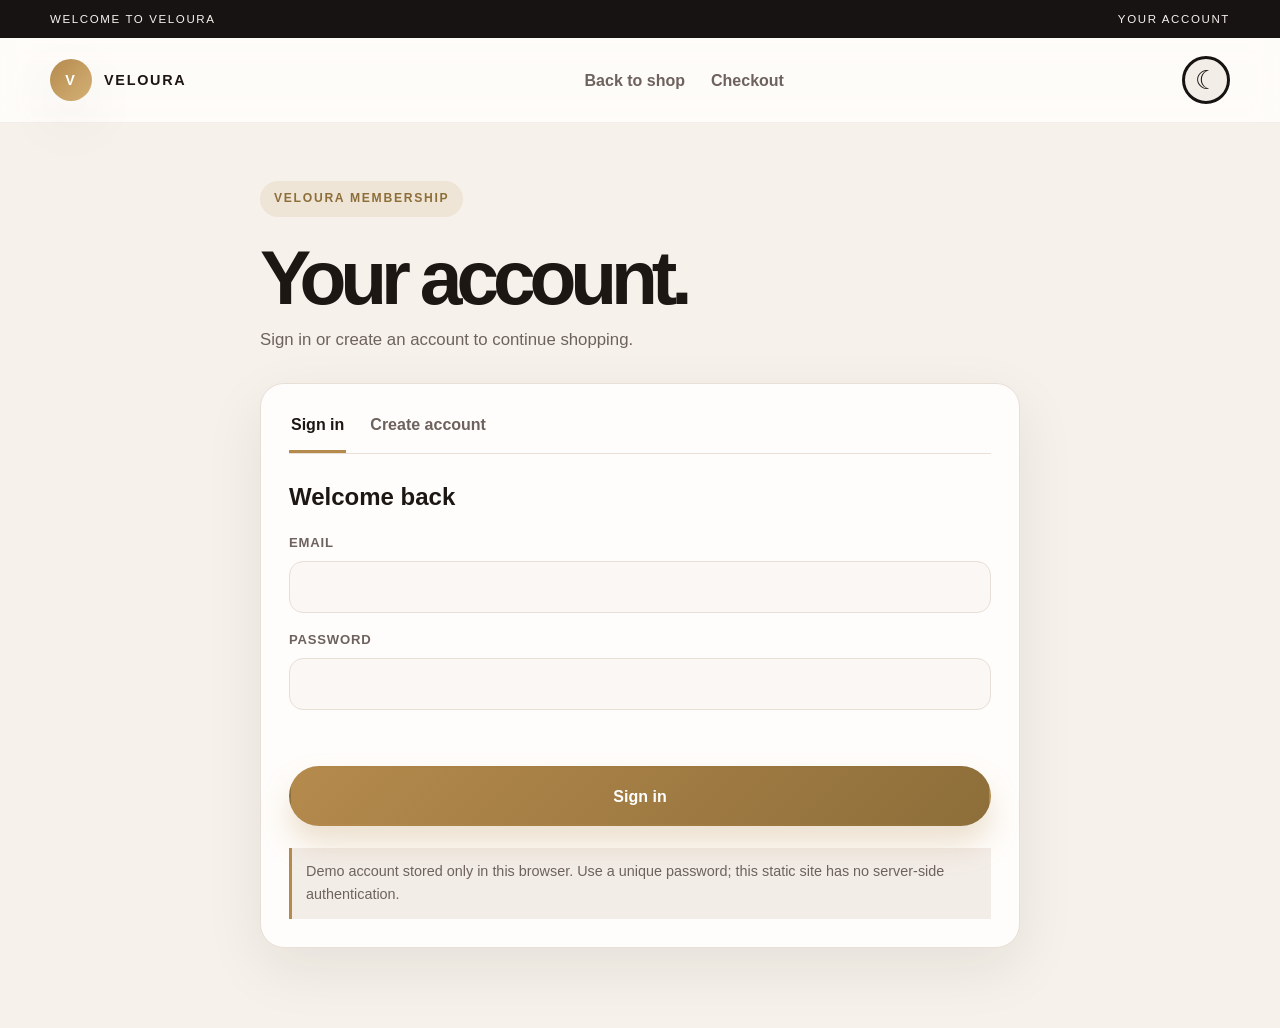
<file: account.html>
<!DOCTYPE html>
<html lang="en">
<head>
    <meta charset="UTF-8" />
    <meta name="viewport" content="width=device-width, initial-scale=1.0" />
    <title>Veloura | Your account</title>
    <link rel="stylesheet" href="styles.css" />
</head>
<body>
    <div class="topbar"><div class="container topbar-inner"><span>Welcome to Veloura</span><span>Your account</span></div></div>
    <header><div class="container nav">
        <a class="brand" href="index.html" aria-label="Veloura home"><div class="brand-mark">V</div><span>Veloura</span></a>
        <nav class="nav-links" id="mainNavigation" aria-label="Account navigation"><a href="index.html">Back to shop</a><a href="checkout.html">Checkout</a></nav>
        <button class="menu-toggle" type="button" aria-label="Open navigation menu" aria-expanded="false" aria-controls="mainNavigation"><span></span><span></span><span></span></button>
        <button class="theme-toggle" id="themeToggle" aria-label="Switch to dark mode" title="Switch theme">☾</button>
    </div></header>

    <main class="page-shell">
        <div class="container account-container">
            <div class="page-intro"><div class="eyebrow">Veloura membership</div><h1>Your account.</h1><p>Sign in or create an account to continue shopping.</p></div>
            <section class="account-card" aria-labelledby="accountHeading">
                <div id="accountSession" class="account-session" hidden>
                    <h2 id="accountHeading">You're signed in</h2>
                    <p id="accountWelcome"></p>
                    <div class="account-actions"><a class="primary-btn" href="index.html">Continue shopping</a><button class="secondary-btn" id="signOutButton" type="button">Sign out</button></div>
                </div>
                <div id="accountAccess">
                    <div class="account-switch" role="tablist" aria-label="Account access">
                        <button class="account-tab active" id="signInTab" type="button" role="tab" aria-selected="true">Sign in</button>
                        <button class="account-tab" id="createTab" type="button" role="tab" aria-selected="false">Create account</button>
                    </div>
                    <form class="account-form" id="signInForm">
                        <h2 id="accountHeading">Welcome back</h2>
                        <div class="field"><label for="signInEmail">Email</label><input id="signInEmail" type="email" autocomplete="email" required /></div>
                        <div class="field"><label for="signInPassword">Password</label><input id="signInPassword" type="password" autocomplete="current-password" required /></div>
                        <p class="account-message" id="signInMessage" aria-live="polite"></p>
                        <button class="primary-btn" type="submit">Sign in</button>
                    </form>
                    <form class="account-form" id="createAccountForm" hidden>
                        <h2>Create your account</h2>
                        <div class="field"><label for="createName">Full name</label><input id="createName" type="text" autocomplete="name" required /></div>
                        <div class="field"><label for="createEmail">Email</label><input id="createEmail" type="email" autocomplete="email" required /></div>
                        <div class="field"><label for="createPassword">Password</label><input id="createPassword" type="password" autocomplete="new-password" minlength="8" required /></div>
                        <div class="field"><label for="confirmPassword">Confirm password</label><input id="confirmPassword" type="password" autocomplete="new-password" minlength="8" required /></div>
                        <p class="account-message" id="createAccountMessage" aria-live="polite"></p>
                        <button class="primary-btn" type="submit">Create account</button>
                    </form>
                </div>
                <p class="local-account-note">Demo account stored only in this browser. Use a unique password; this static site has no server-side authentication.</p>
            </section>
        </div>
    </main>
    <script src="script.js"></script>
</body>
</html>
</file>
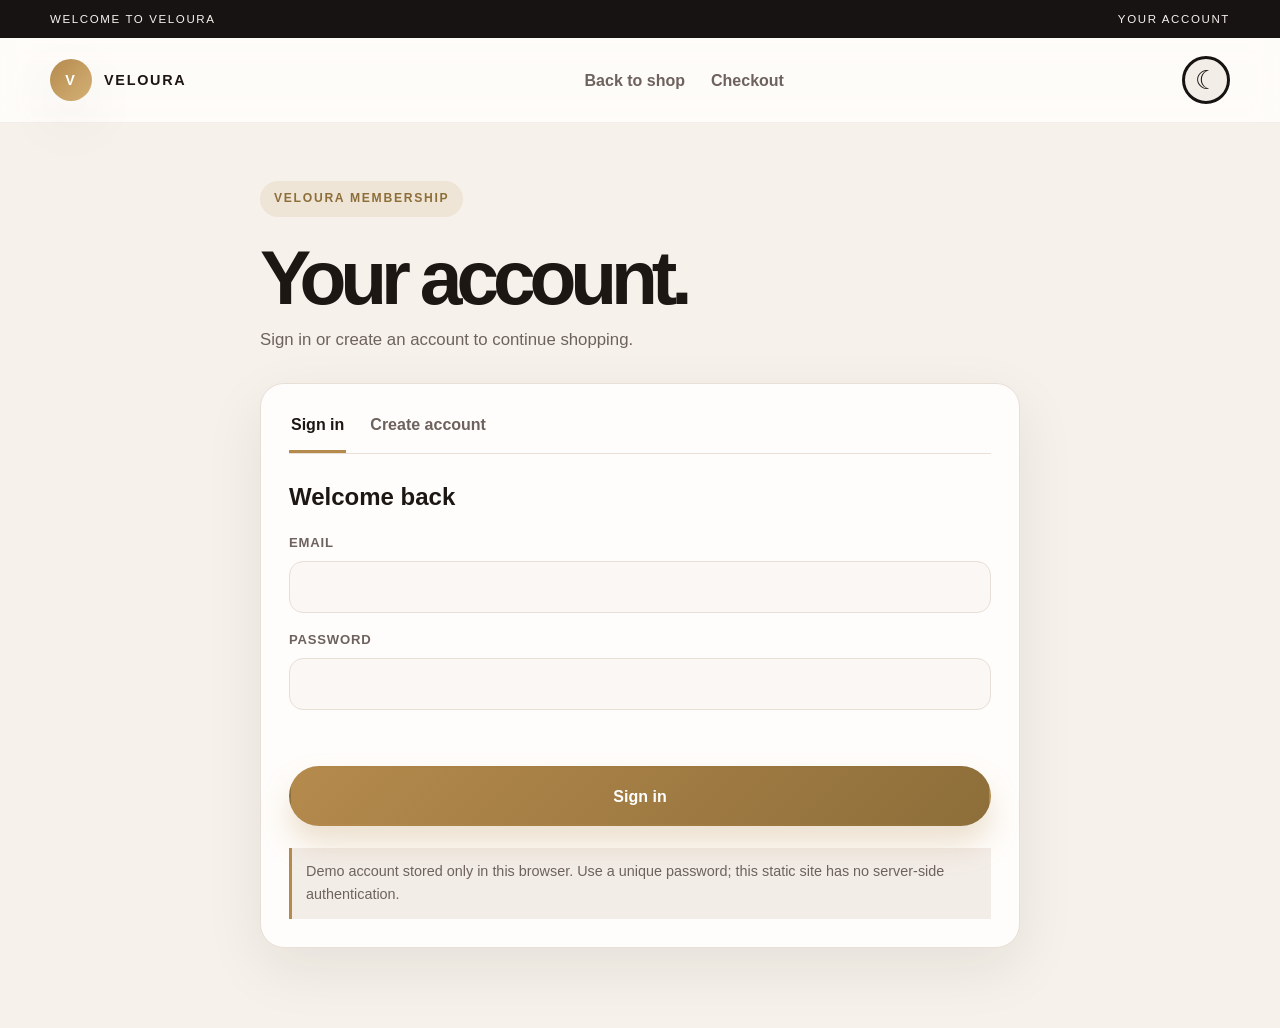
<file: checkout.html>
<!DOCTYPE html>
<html lang="en">
<head>
    <meta charset="UTF-8" />
    <meta name="viewport" content="width=device-width, initial-scale=1.0" />
    <title>Veloura | Cash out</title>
    <link rel="stylesheet" href="styles.css" />
</head>
<body>
    <div class="topbar"><div class="container topbar-inner"><span>Complimentary shipping over $120</span><span>Step 2 of 3</span></div></div>
    <header><div class="container nav">
        <a class="brand" href="index.html" aria-label="Veloura home"><div class="brand-mark">V</div><span>Veloura</span></a>
        <nav class="nav-links" id="mainNavigation" aria-label="Checkout navigation"><a href="index.html">Back to shop</a><a href="payment.html">Payment</a><a href="account.html">Account</a></nav>
        <button class="menu-toggle" type="button" aria-label="Open navigation menu" aria-expanded="false" aria-controls="mainNavigation"><span></span><span></span><span></span></button>
        <button class="theme-toggle" id="themeToggle" aria-label="Switch to dark mode" title="Switch theme">☾</button>
    </div></header>

    <main class="page-shell">
        <div class="container">
            <div class="page-intro"><div class="eyebrow">Cash out</div><h1>Make it yours.</h1><p>Tell us where to send your Veloura edit.</p></div>
            <div class="checkout-wrap">
                <div class="checkout-card">
                    <h3>Delivery details</h3>
                    <form class="checkout-form" id="detailsForm">
                        <div class="field full"><label for="email">Email</label><input id="email" type="email" placeholder="name@example.com" required /></div>
                        <div class="field full"><label for="name">Full name</label><input id="name" type="text" placeholder="Your name" required /></div>
                        <div class="field full"><label for="address">Shipping address</label><input id="address" type="text" placeholder="Street address" required /></div>
                        <div class="field"><label for="city">City</label><input id="city" type="text" placeholder="City" required /></div>
                        <div class="field"><label for="country">Country</label><select id="country" required><option value="">Select</option><option>United States</option><option>United Kingdom</option><option>Canada</option><option>Australia</option></select></div>
                        <div class="field full checkout-actions"><button type="submit" class="primary-btn">Continue to payment</button></div>
                    </form>
                </div>
                <aside class="order-summary"><h3>Your edit</h3><ul class="summary-list" id="checkoutItems"></ul><ul class="summary-list summary-totals"><li><span>Subtotal</span><strong id="summarySubtotal">$0</strong></li><li><span>Shipping</span><strong id="summaryShipping">$0</strong></li><li><span>Tax</span><strong id="summaryTax">$0</strong></li><li><span>Discount</span><strong id="summaryDiscount">-$0</strong></li></ul><div class="summary-row total"><span>Total</span><span id="summaryTotal">$0</span></div></aside>
            </div>
        </div>
    </main>
    <script src="script.js"></script>
</body>
</html>
</file>
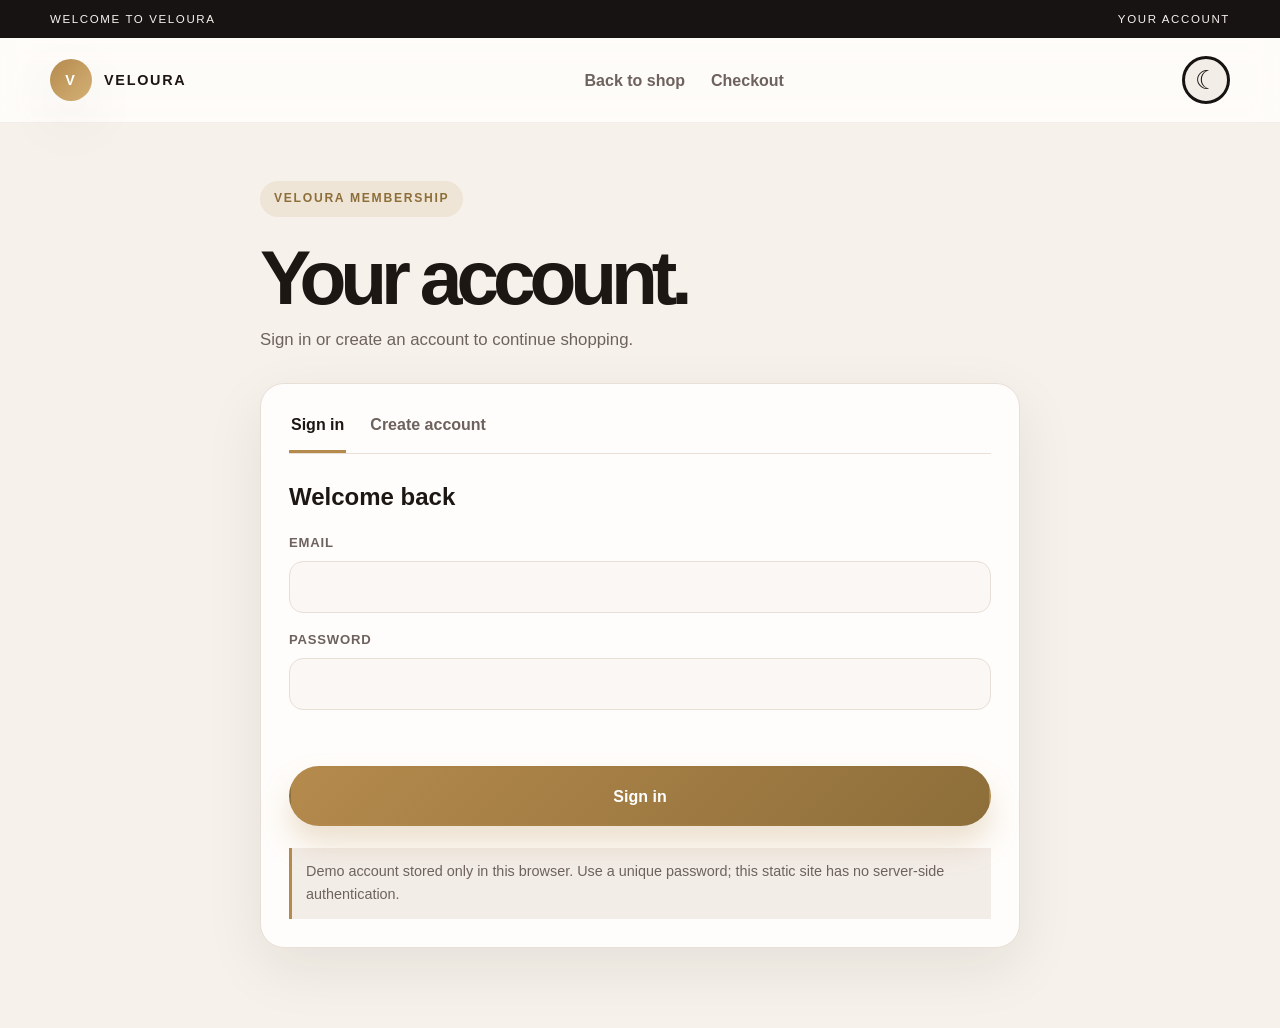
<file: payment.html>
<!DOCTYPE html>
<html lang="en">
<head>
    <meta charset="UTF-8" />
    <meta name="viewport" content="width=device-width, initial-scale=1.0" />
    <title>Veloura | Payment</title>
    <link rel="stylesheet" href="styles.css" />
</head>
<body>
    <div class="topbar"><div class="container topbar-inner"><span>Secure payment</span><span>Step 3 of 3</span></div></div>
    <header><div class="container nav">
        <a class="brand" href="index.html" aria-label="Veloura home"><div class="brand-mark">V</div><span>Veloura</span></a>
        <nav class="nav-links" id="mainNavigation" aria-label="Payment navigation"><a href="checkout.html">Back to details</a><a href="index.html">Shop</a><a href="account.html">Account</a></nav>
        <button class="menu-toggle" type="button" aria-label="Open navigation menu" aria-expanded="false" aria-controls="mainNavigation"><span></span><span></span><span></span></button>
        <button class="theme-toggle" id="themeToggle" aria-label="Switch to dark mode" title="Switch theme">☾</button>
    </div></header>

    <main class="page-shell">
        <div class="container">
            <div class="page-intro"><div class="eyebrow">Payment</div><h1>One last detail.</h1><p>Your order is ready for its final step.</p></div>
            <div class="checkout-wrap">
                <div class="checkout-card">
                    <h3>Card payment</h3>
                    <p class="demo-notice">Demo checkout only. Payment details are not charged or saved.</p>
                    <form class="checkout-form" id="paymentForm">
                        <div class="field full"><label for="card">Card number</label><input id="card" type="text" inputmode="numeric" placeholder="1234 5678 9012 3456" minlength="12" required /></div>
                        <div class="field"><label for="exp">Expiry</label><input id="exp" type="text" placeholder="MM/YY" required /></div>
                        <div class="field"><label for="cvv">CVV</label><input id="cvv" type="password" inputmode="numeric" placeholder="123" minlength="3" required /></div>
                        <div class="field full"><label for="holder">Name on card</label><input id="holder" type="text" placeholder="Your name" required /></div>
                        <div class="field full checkout-actions"><button type="submit" class="primary-btn">Complete order</button></div>
                    </form>
                    <div class="payment-success" id="paymentSuccess" role="status"><strong>Order confirmed.</strong><span>Thank you for shopping with Veloura.</span><a class="secondary-btn" href="index.html">Return to shop</a></div>
                </div>
                <aside class="order-summary"><h3>Order total</h3><ul class="summary-list"><li><span>Subtotal</span><strong id="summarySubtotal">$0</strong></li><li><span>Shipping</span><strong id="summaryShipping">$0</strong></li><li><span>Tax</span><strong id="summaryTax">$0</strong></li><li><span>Discount</span><strong id="summaryDiscount">-$0</strong></li></ul><div class="summary-row total"><span>Total</span><span id="summaryTotal">$0</span></div></aside>
            </div>
        </div>
    </main>
    <script src="script.js"></script>
</body>
</html>
</file>
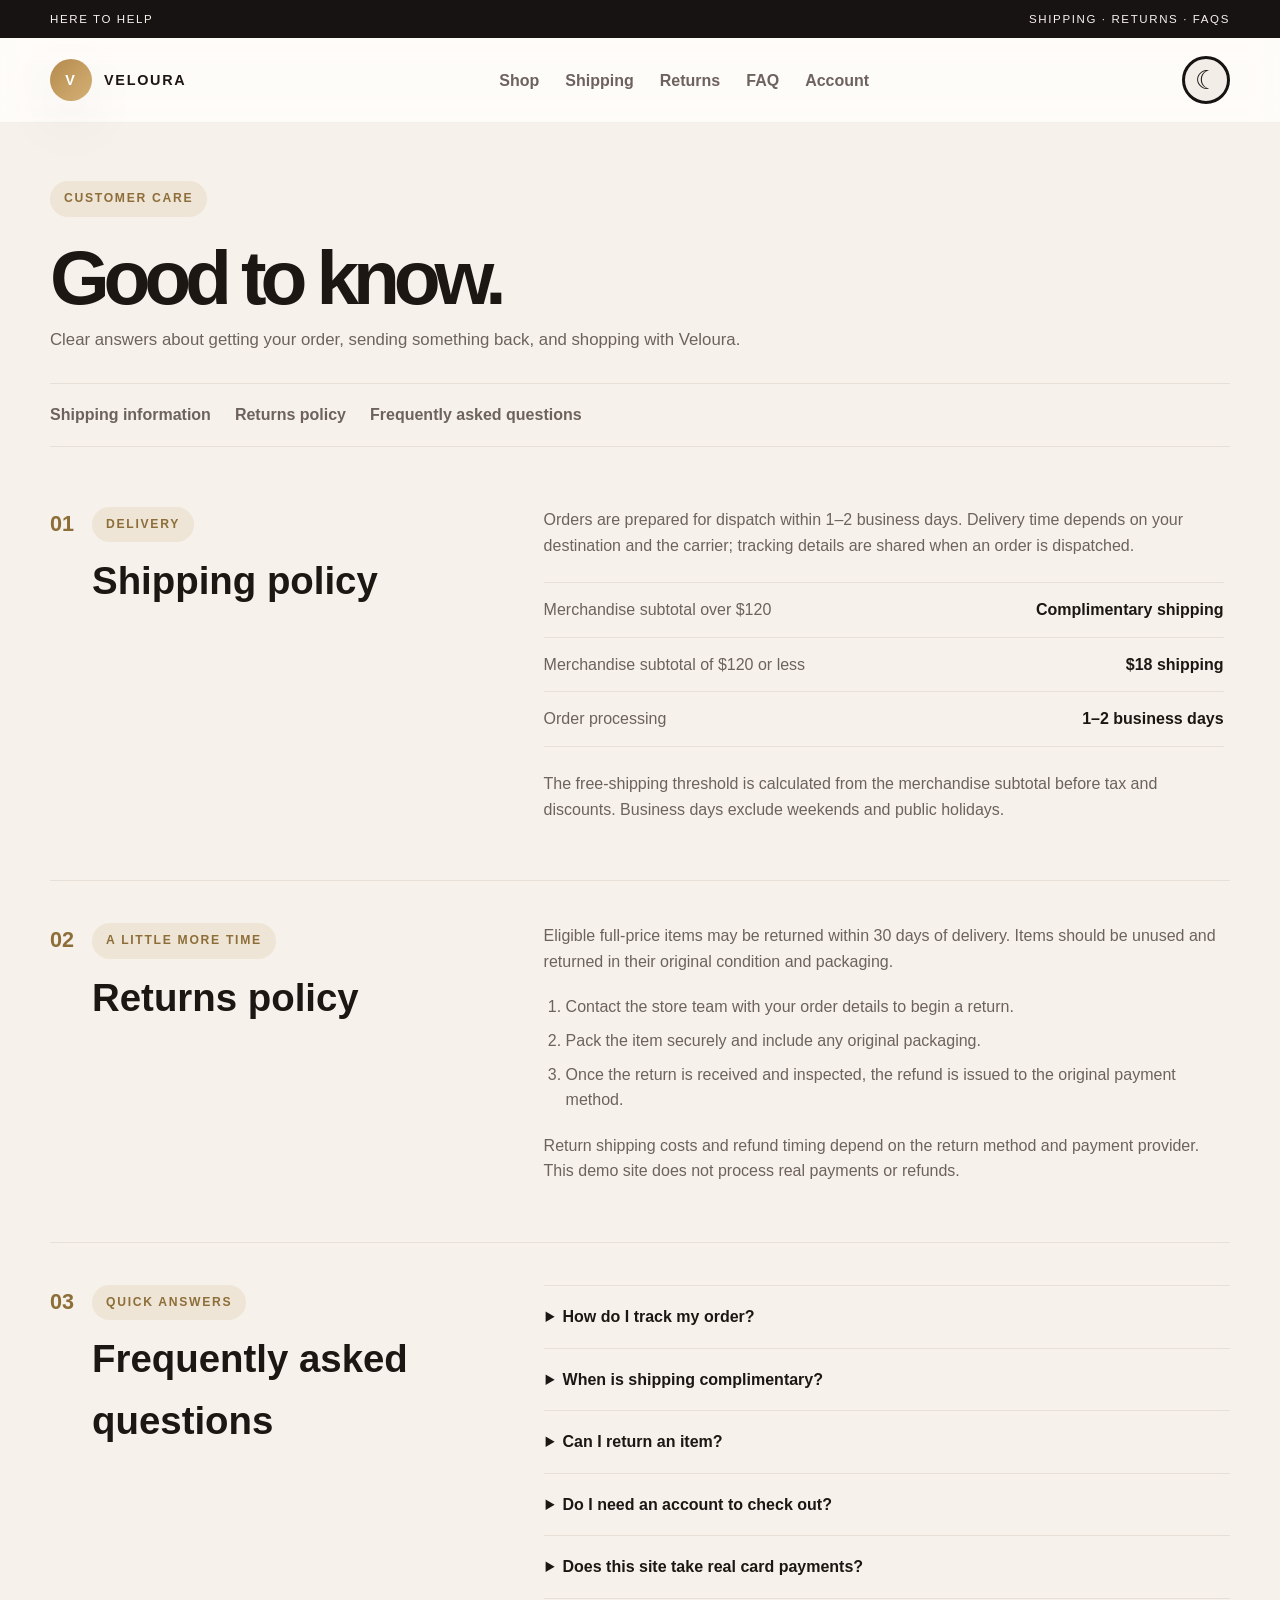
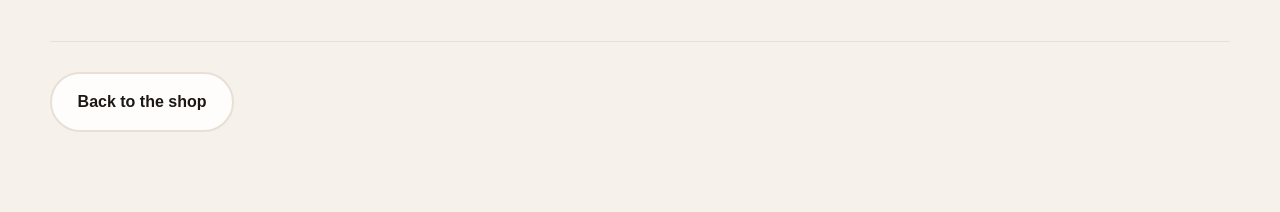
<file: support.html>
<!DOCTYPE html>
<html lang="en">
<head>
    <meta charset="UTF-8" />
    <meta name="viewport" content="width=device-width, initial-scale=1.0" />
    <meta name="description" content="Veloura shipping, returns, and frequently asked questions." />
    <title>Veloura | Support</title>
    <link rel="stylesheet" href="styles.css" />
</head>
<body>
    <div class="topbar"><div class="container topbar-inner"><span>Here to help</span><span>Shipping · Returns · FAQs</span></div></div>
    <header><div class="container nav">
        <a class="brand" href="index.html" aria-label="Veloura home"><div class="brand-mark">V</div><span>Veloura</span></a>
        <nav class="nav-links" id="mainNavigation" aria-label="Support navigation">
            <a href="index.html">Shop</a><a href="#shipping">Shipping</a><a href="#returns">Returns</a><a href="#faq">FAQ</a><a href="account.html">Account</a>
        </nav>
        <button class="menu-toggle" type="button" aria-label="Open navigation menu" aria-expanded="false" aria-controls="mainNavigation"><span></span><span></span><span></span></button>
        <button class="theme-toggle" id="themeToggle" aria-label="Switch to dark mode" title="Switch theme">☾</button>
    </div></header>

    <main class="page-shell support-page">
        <div class="container">
            <div class="page-intro"><div class="eyebrow">Customer care</div><h1>Good to know.</h1><p>Clear answers about getting your order, sending something back, and shopping with Veloura.</p></div>
            <nav class="support-shortcuts" aria-label="Support topics">
                <a href="#shipping">Shipping information</a><a href="#returns">Returns policy</a><a href="#faq">Frequently asked questions</a>
            </nav>

            <section class="support-section" id="shipping" aria-labelledby="shippingHeading">
                <div class="support-section-heading"><span class="support-index">01</span><div><p class="eyebrow">Delivery</p><h2 id="shippingHeading">Shipping policy</h2></div></div>
                <div class="support-copy">
                    <p>Orders are prepared for dispatch within 1–2 business days. Delivery time depends on your destination and the carrier; tracking details are shared when an order is dispatched.</p>
                    <ul class="support-facts">
                        <li><span>Merchandise subtotal over $120</span><strong>Complimentary shipping</strong></li>
                        <li><span>Merchandise subtotal of $120 or less</span><strong>$18 shipping</strong></li>
                        <li><span>Order processing</span><strong>1–2 business days</strong></li>
                    </ul>
                    <p>The free-shipping threshold is calculated from the merchandise subtotal before tax and discounts. Business days exclude weekends and public holidays.</p>
                </div>
            </section>

            <section class="support-section" id="returns" aria-labelledby="returnsHeading">
                <div class="support-section-heading"><span class="support-index">02</span><div><p class="eyebrow">A little more time</p><h2 id="returnsHeading">Returns policy</h2></div></div>
                <div class="support-copy">
                    <p>Eligible full-price items may be returned within 30 days of delivery. Items should be unused and returned in their original condition and packaging.</p>
                    <ol>
                        <li>Contact the store team with your order details to begin a return.</li>
                        <li>Pack the item securely and include any original packaging.</li>
                        <li>Once the return is received and inspected, the refund is issued to the original payment method.</li>
                    </ol>
                    <p>Return shipping costs and refund timing depend on the return method and payment provider. This demo site does not process real payments or refunds.</p>
                </div>
            </section>

            <section class="support-section" id="faq" aria-labelledby="faqHeading">
                <div class="support-section-heading"><span class="support-index">03</span><div><p class="eyebrow">Quick answers</p><h2 id="faqHeading">Frequently asked questions</h2></div></div>
                <div class="faq-list">
                    <details><summary>How do I track my order?</summary><p>Tracking information is shared after your order has been dispatched. Allow up to two business days for processing before dispatch.</p></details>
                    <details><summary>When is shipping complimentary?</summary><p>Shipping is complimentary when your merchandise subtotal is over $120 before tax and discounts. Otherwise, shipping is $18.</p></details>
                    <details><summary>Can I return an item?</summary><p>Eligible full-price items can be returned within 30 days of delivery if unused and in their original condition.</p></details>
                    <details><summary>Do I need an account to check out?</summary><p>Yes. Create an account or sign in before continuing to checkout. Demo accounts are saved locally in the browser where they were created.</p></details>
                    <details><summary>Does this site take real card payments?</summary><p>No. The payment step is a demonstration only. Do not enter real payment details; the site does not process or save card information.</p></details>
                </div>
            </section>
            <div class="support-back"><a class="secondary-btn" href="index.html">Back to the shop</a></div>
        </div>
    </main>
    <script src="script.js"></script>
</body>
</html>
</file>
<file: styles.css>
:root {
    --bg: #f6f1ea;
    --panel: #fffdfb;
    --panel-soft: #f3ede8;
    --text: #1d1713;
    --muted: #6d625d;
    --primary: #b58a4d;
    --primary-dark: #8d6e39;
    --accent: #e5d4ae;
    --success: #2a6a4a;
    --border: #e8dfd7;
    --icon-outline: #171312;
    --button-text: #ffffff;
    --shadow: 0 20px 60px rgba(29, 23, 19, 0.08);
    --header-bg: rgba(255, 253, 251, 0.9);
    --input-bg: #faf7f4;
    --drawer-bg: #fdfaf7;
    --drawer-footer-bg: rgba(255,255,255,0.7);
}

body.dark-mode {
    --bg: #100f0f;
    --panel: #171513;
    --panel-soft: #201d1b;
    --text: #f7f0ea;
    --muted: #c0b2a8;
    --primary: #d4b07a;
    --primary-dark: #b88d4a;
    --accent: #f3d7a6;
    --success: #8bd0a7;
    --border: rgba(255,255,255,0.08);
    --icon-outline: #080706;
    --button-text: #171513;
    --shadow: 0 20px 60px rgba(0, 0, 0, 0.35);
    --header-bg: rgba(23, 21, 19, 0.92);
    --input-bg: #201d1b;
    --drawer-bg: #171513;
    --drawer-footer-bg: rgba(32, 29, 27, 0.92);
    color-scheme: dark;
}

* { box-sizing: border-box; }
html { scroll-behavior: smooth; }
body {
    margin: 0;
    font-family: "Segoe UI", Arial, sans-serif;
    background: var(--bg);
    color: var(--text);
    line-height: 1.6;
    transition: background-color 0.75s ease, color 0.75s ease;
}
img { display: block; max-width: 100%; }
a { color: inherit; text-decoration: none; }
button, input { font: inherit; }

.container {
    width: min(1180px, calc(100% - 32px));
    margin: 0 auto;
}

.topbar {
    background: #171312;
    color: #f7f2ee;
    font-size: 0.72rem;
    letter-spacing: 0.14em;
    text-transform: uppercase;
}

.topbar-inner {
    display: flex;
    justify-content: space-between;
    align-items: center;
    padding: 10px 0;
    gap: 18px;
}

header {
    position: sticky;
    top: 0;
    z-index: 40;
    background: var(--header-bg);
    backdrop-filter: blur(12px);
    border-bottom: 1px solid rgba(29, 23, 19, 0.06);
    transition: background-color 0.75s ease, border-color 0.75s ease;
}

.nav {
    position: relative;
    display: flex;
    align-items: center;
    justify-content: space-between;
    padding: 18px 0;
    gap: 18px;
}

.brand {
    display: flex;
    align-items: center;
    gap: 12px;
    font-weight: 700;
    letter-spacing: 0.12em;
    text-transform: uppercase;
    font-size: 0.9rem;
}

.brand-mark {
    width: 42px;
    height: 42px;
    display: grid;
    place-items: center;
    border-radius: 50%;
    background: linear-gradient(135deg, var(--primary), #d4b176);
    color: white;
    box-shadow: var(--shadow);
    font-weight: 700;
}

.nav-links {
    display: flex;
    align-items: center;
    gap: 26px;
    color: var(--muted);
    font-weight: 600;
}

.nav-links a:hover { color: var(--text); }

.menu-toggle {
    display: none;
    width: 46px;
    height: 46px;
    padding: 0;
    place-items: center;
    align-content: center;
    gap: 5px;
    border: 3px solid var(--icon-outline);
    border-radius: 50%;
    background: var(--panel-soft);
    color: var(--text);
    cursor: pointer;
}

.menu-toggle span {
    width: 18px;
    height: 2px;
    border-radius: 2px;
    background: currentColor;
    transition: transform 0.2s ease, opacity 0.2s ease;
}

.menu-toggle[aria-expanded="true"] span:first-child {
    transform: translateY(7px) rotate(45deg);
}

.menu-toggle[aria-expanded="true"] span:nth-child(2) { opacity: 0; }

.menu-toggle[aria-expanded="true"] span:last-child {
    transform: translateY(-7px) rotate(-45deg);
}

.nav-actions {
    display: flex;
    align-items: center;
    gap: 12px;
}

.search-panel {
    display: grid;
    grid-template-rows: 0fr;
    overflow: hidden;
    background: var(--header-bg);
    border-top: 1px solid transparent;
    transition: grid-template-rows 0.25s ease, background-color 0.75s ease, border-color 0.25s ease;
}

.search-panel.open {
    grid-template-rows: 1fr;
    border-top-color: var(--border);
}

.search-panel-inner {
    min-height: 0;
    display: flex;
    align-items: center;
    gap: 12px;
    padding: 0;
}

.search-panel.open .search-panel-inner {
    padding: 14px 0;
}

.search-field {
    flex: 1;
    display: flex;
    align-items: center;
    gap: 10px;
    color: var(--muted);
    background: var(--panel-soft);
    border: 1px solid var(--border);
    border-radius: 14px;
    padding: 0 14px;
}

.search-field input {
    width: 100%;
    height: 46px;
    border: 0;
    outline: 0;
    background: transparent;
    color: var(--text);
}

.search-field input::placeholder { color: var(--muted); }

.search-clear {
    border: 2px solid var(--border);
    border-radius: 10px;
    padding: 0.8rem 1rem;
    background: var(--panel);
    color: var(--text);
    cursor: pointer;
}

.search-status {
    min-width: 74px;
    color: var(--muted);
    font-size: 0.85rem;
    text-align: right;
}

.icon-btn {
    position: relative;
    width: 48px;
    height: 48px;
    padding: 0;
    display: grid;
    place-items: center;
    background: var(--panel-soft);
    border: 3px solid var(--icon-outline);
    border-radius: 50%;
    color: var(--text);
    font-size: 1.55rem;
    line-height: 1;
    cursor: pointer;
    transition: background-color 0.75s ease, color 0.75s ease, border-color 0.75s ease;
}

.theme-toggle {
    width: 48px;
    height: 48px;
    padding: 0;
    display: grid;
    place-items: center;
    border-radius: 50%;
    background: var(--panel-soft);
    border: 3px solid var(--icon-outline);
    color: var(--text);
    font-size: 1.6rem;
    line-height: 1;
    cursor: pointer;
    transition: background-color 0.75s ease, color 0.75s ease, border-color 0.75s ease, transform 0.2s ease;
}

.cart-count {
    position: absolute;
    top: -6px;
    right: -2px;
    min-width: 20px;
    height: 20px;
    border-radius: 50%;
    padding: 0 5px;
    display: grid;
    place-items: center;
    background: var(--primary);
    color: white;
    font-size: 0.68rem;
    font-weight: 700;
}

.login-btn,
.primary-btn,
.secondary-btn,
.cta-btn,
.shop-btn {
    display: inline-flex;
    align-items: center;
    justify-content: center;
    border-radius: 999px;
    min-height: 50px;
    padding: 0.95rem 1.6rem;
    font-weight: 700;
    border: 2px solid transparent;
    cursor: pointer;
    transition: transform 0.2s ease, box-shadow 0.2s ease;
}

.login-btn {
    background: transparent;
    border: 2px solid var(--border);
    color: var(--text);
    transition: background-color 0.75s ease, color 0.75s ease, border-color 0.75s ease, transform 0.2s ease;
}

.primary-btn,
.shop-btn,
.cta-btn {
    background: linear-gradient(135deg, var(--primary), var(--primary-dark));
    color: #fff;
    box-shadow: 0 18px 30px rgba(181, 138, 77, 0.25);
}

.secondary-btn {
    background: var(--panel);
    border: 2px solid var(--border);
    color: var(--text);
    transition: background-color 0.75s ease, color 0.75s ease, border-color 0.75s ease, transform 0.2s ease;
}

.shop-btn:hover, .primary-btn:hover, .secondary-btn:hover, .login-btn:hover, .cta-btn:hover, .icon-btn:hover {
    transform: translateY(-1px);
}

.hero {
    padding: 52px 0 28px;
}

.hero-wrap {
    background: linear-gradient(135deg, rgba(181,138,77,0.08), rgba(255,255,255,0.9) 42%, rgba(29,23,19,0.03));
    border: 1px solid rgba(29,23,19,0.05);
    border-radius: 32px;
    box-shadow: var(--shadow);
    overflow: hidden;
    display: grid;
    grid-template-columns: 1.08fr 0.92fr;
    align-items: center;
}

.hero-copy {
    padding: 62px 58px 48px;
}

.eyebrow {
    display: inline-flex;
    padding: 8px 14px;
    border-radius: 999px;
    background: rgba(181, 138, 77, 0.12);
    color: var(--primary-dark);
    font-size: 0.76rem;
    letter-spacing: 0.14em;
    text-transform: uppercase;
    font-weight: 700;
    margin-bottom: 24px;
}

h1 {
    margin: 0 0 18px;
    font-size: clamp(2.8rem, 5vw, 5.3rem);
    line-height: 0.96;
    letter-spacing: -0.08em;
}

.hero-copy p {
    max-width: 550px;
    color: var(--muted);
    margin: 0 0 28px;
    font-size: 1.08rem;
}

.cta-row {
    display: flex;
    align-items: center;
    gap: 14px;
    flex-wrap: wrap;
    margin-bottom: 30px;
}

.mini-stats {
    display: flex;
    gap: 26px;
    flex-wrap: wrap;
    color: var(--muted);
    font-size: 0.9rem;
}

.mini-stats strong {
    display: block;
    color: var(--text);
    font-size: 1.45rem;
    margin-bottom: 4px;
}

.hero-visual {
    position: relative;
    min-height: 560px;
    background: linear-gradient(135deg, rgba(181,138,77,0.1), rgba(24,16,15,0.03));
    padding: 26px;
    display: flex;
    flex-direction: column;
    align-items: center;
    justify-content: center;
}

.showcase-wrap {
    position: relative;
    width: min(100%, 430px);
    aspect-ratio: 1 / 1.1;
}

.floating-pill {
    background: var(--panel);
    border: 1px solid rgba(29,23,19,0.05);
    color: var(--text);
    border-radius: 12px;
    padding: 9px 13px;
    font-weight: 700;
    box-shadow: var(--shadow);
}

.showcase-notes {
    width: min(100%, 430px);
    display: flex;
    justify-content: space-between;
    gap: 12px;
    margin-top: 14px;
}

.showcase-main {
    position: absolute;
    left: 50%;
    top: 8%;
    transform: translateX(-50%);
    width: 76%;
    height: 84%;
    border-radius: 28px;
    overflow: hidden;
    box-shadow: var(--shadow);
}

.showcase-main img {
    width: 100%;
    height: 100%;
    object-fit: cover;
}

.showcase-side {
    position: absolute;
    right: 24px;
    bottom: 18px;
    width: 42%;
    padding: 12px;
    background: var(--panel);
    border-radius: 22px;
    box-shadow: var(--shadow);
}

.showcase-side img {
    width: 100%;
    height: 140px;
    border-radius: 18px;
    object-fit: cover;
}

.section {
    padding: 30px 0 12px;
}

.section-heading {
    display: flex;
    justify-content: space-between;
    align-items: end;
    gap: 18px;
    margin-bottom: 22px;
}

.section-heading h2 {
    margin: 0;
    font-size: clamp(2rem, 3vw, 2.8rem);
    letter-spacing: -0.06em;
}

.section-heading p {
    margin: 0;
    color: var(--muted);
}

.category-grid {
    display: grid;
    grid-template-columns: repeat(4, minmax(0, 1fr));
    gap: 18px;
}

.category-card {
    background: var(--panel);
    border: 1px solid var(--border);
    border-radius: 22px;
    padding: 24px 22px;
    box-shadow: 0 16px 30px rgba(29, 23, 19, 0.02);
}

.category-icon {
    width: 58px;
    height: 58px;
    border-radius: 18px;
    display: grid;
    place-items: center;
    font-size: 1.5rem;
    background: rgba(181, 138, 77, 0.12);
    color: var(--primary-dark);
    margin-bottom: 16px;
}

.category-card h3 {
    margin: 0 0 8px;
    font-size: 1.2rem;
}

.category-card p {
    margin: 0;
    color: var(--muted);
}

.filter-bar {
    display: flex;
    gap: 12px;
    flex-wrap: wrap;
    margin-bottom: 22px;
}

.filter-btn {
    background: transparent;
    color: var(--muted);
    border: 2px solid var(--border);
    border-radius: 999px;
    padding: 0.85rem 1.15rem;
    font-weight: 700;
    cursor: pointer;
}

.filter-btn.active {
    background: var(--text);
    color: var(--button-text);
    border-color: var(--text);
}

.product-grid {
    display: grid;
    grid-template-columns: repeat(4, minmax(0, 1fr));
    gap: 20px;
}

.product-card {
    background: var(--panel);
    border: 1px solid var(--border);
    border-radius: 28px;
    overflow: hidden;
    box-shadow: 0 14px 26px rgba(29, 23, 19, 0.03);
    transition: background-color 0.75s ease, color 0.75s ease, border-color 0.75s ease, transform 0.2s ease, box-shadow 0.2s ease;
}

.product-card:hover {
    transform: translateY(-2px);
    box-shadow: 0 22px 34px rgba(29, 23, 19, 0.08);
}

.catalog-section[hidden] { display: none; }

.product-image {
    position: relative;
    height: 260px;
    overflow: hidden;
    background: #f0e9e5;
}

.product-image img {
    width: 100%;
    height: 100%;
    object-fit: cover;
}

.tag {
    position: absolute;
    top: 12px;
    left: 12px;
    background: var(--panel);
    border-radius: 999px;
    padding: 6px 10px;
    font-size: 0.7rem;
    letter-spacing: 0.04em;
    text-transform: uppercase;
    font-weight: 700;
}

.wishlist {
    position: absolute;
    top: 12px;
    right: 12px;
    width: 34px;
    height: 34px;
    display: grid;
    place-items: center;
    border: 2px solid var(--border);
    border-radius: 50%;
    background: var(--panel);
    color: var(--text);
    cursor: pointer;
    transition: background-color 0.75s ease, color 0.75s ease;
}

.product-info {
    padding: 18px 18px 20px;
}

.product-meta {
    display: flex;
    align-items: center;
    justify-content: space-between;
    gap: 10px;
    color: var(--muted);
    font-size: 0.76rem;
    text-transform: uppercase;
    letter-spacing: 0.08em;
    margin-bottom: 8px;
}

.rating { color: #c78d2d; font-weight: 700; }

.product-title {
    margin: 0 0 12px;
    font-size: 1.2rem;
}

.price-row {
    display: flex;
    align-items: center;
    justify-content: space-between;
    gap: 8px;
}

.price {
    display: flex;
    align-items: baseline;
    gap: 8px;
}

.price strong {
    font-size: 1.45rem;
    letter-spacing: -0.04em;
}

.price span {
    color: var(--muted);
    text-decoration: line-through;
    font-size: 0.92rem;
}

.add-to-cart {
    background: var(--primary);
    color: var(--button-text);
    border: 2px solid var(--primary-dark);
    border-radius: 10px;
    min-height: 46px;
    padding: 0.8rem 1.1rem;
    font-weight: 700;
    cursor: pointer;
}

.feature-grid {
    display: grid;
    grid-template-columns: repeat(3, minmax(0, 1fr));
    gap: 18px;
}

.feature-card {
    background: var(--panel);
    border: 1px solid var(--border);
    border-radius: 24px;
    padding: 26px 22px;
    transition: background-color 0.75s ease, color 0.75s ease, border-color 0.75s ease;
}

.feature-icon {
    width: 52px;
    height: 52px;
    display: grid;
    place-items: center;
    border-radius: 16px;
    background: rgba(42,106,74,0.1);
    color: var(--success);
    font-size: 1.4rem;
    margin-bottom: 14px;
}

.feature-card h3 {
    margin: 0 0 8px;
    font-size: 1.2rem;
}

.feature-card p {
    margin: 0;
    color: var(--muted);
}

.promo {
    padding: 36px 0 20px;
}

.promo-card {
    background: linear-gradient(135deg, #1a1514, #2d2421);
    color: #fff;
    border-radius: 28px;
    padding: 36px 40px;
    display: flex;
    justify-content: space-between;
    align-items: center;
    gap: 16px;
}

.promo-card h3 {
    margin: 0 0 6px;
    font-size: clamp(1.9rem, 3vw, 3rem);
    letter-spacing: -0.06em;
}

.promo-card p {
    margin: 0;
    color: rgba(255,255,255,0.75);
}

.newsletter {
    padding: 18px 0 60px;
}

.newsletter-box {
    background: var(--panel);
    border: 1px solid var(--border);
    border-radius: 26px;
    padding: 28px 30px;
    display: flex;
    align-items: center;
    justify-content: space-between;
    gap: 20px;
    transition: background-color 0.75s ease, color 0.75s ease, border-color 0.75s ease;
}

.newsletter-box h3 {
    margin: 0 0 6px;
    font-size: 1.8rem;
    letter-spacing: -0.04em;
}

.newsletter-box p {
    margin: 0;
    color: var(--muted);
}

.newsletter-form {
    display: flex;
    align-items: center;
    gap: 10px;
    width: min(100%, 500px);
}

.newsletter-form input {
    flex: 1;
    height: 54px;
    border-radius: 999px;
    border: 1px solid var(--border);
    background: var(--panel-soft);
    padding: 0 18px;
    outline: none;
}

footer {
    background: #171312;
    color: rgba(255,255,255,0.78);
}

.footer-inner {
    display: flex;
    justify-content: space-between;
    gap: 30px;
    padding: 42px 0 30px;
}

.footer-brand {
    max-width: 290px;
}

.footer-links {
    display: flex;
    gap: 70px;
    flex-wrap: wrap;
}

.footer-links h4 {
    margin: 0 0 12px;
    color: #fff;
    font-size: 1rem;
}

.footer-links a {
    display: block;
    margin-bottom: 8px;
    color: rgba(255,255,255,0.72);
}

.footer-bottom {
    border-top: 1px solid rgba(255,255,255, 0.12);
    display: flex;
    justify-content: space-between;
    align-items: center;
    gap: 16px;
    padding: 16px 0 22px;
    font-size: 0.9rem;
    color: rgba(255,255,255,0.72);
}

.cart-overlay {
    position: fixed;
    inset: 0;
    background: rgba(17, 15, 14, 0.4);
    backdrop-filter: blur(4px);
    display: none;
    z-index: 80;
}

.cart-overlay.open {
    display: block;
    animation: cart-backdrop-in 0.24s ease-out both;
}

.cart-panel {
    position: absolute;
    top: 0;
    right: 0;
    width: min(420px, 100%);
    height: 100%;
    background: var(--drawer-bg);
    border-left: 1px solid var(--border);
    box-shadow: -16px 0 40px rgba(29, 23, 19, 0.15);
    display: flex;
    flex-direction: column;
    transition: background-color 0.75s ease, color 0.75s ease, border-color 0.75s ease;
}

.cart-overlay.open .cart-panel {
    animation: cart-slide-in 0.34s cubic-bezier(0.22, 1, 0.36, 1) both;
}

@keyframes cart-backdrop-in {
    from { opacity: 0; }
    to { opacity: 1; }
}

@keyframes cart-slide-in {
    from { transform: translateX(100%); }
    to { transform: translateX(0); }
}

@media (prefers-reduced-motion: reduce) {
    .cart-overlay.open,
    .cart-overlay.open .cart-panel {
        animation-duration: 0.01ms;
    }
}

.cart-header,
.cart-footer,
.cart-item {
    padding: 20px 22px;
}

.cart-header {
    display: flex;
    justify-content: space-between;
    align-items: center;
    border-bottom: 1px solid var(--border);
}

.cart-header h3 {
    margin: 0;
    font-size: 1.5rem;
    letter-spacing: -0.05em;
}

.close-cart {
    background: transparent;
    border: 2px solid var(--border);
    width: 32px;
    height: 32px;
    border-radius: 50%;
    font-size: 1.2rem;
    cursor: pointer;
}

.cart-items {
    flex: 1;
    overflow-y: auto;
    padding: 0 0 18px;
}

.cart-item {
    display: grid;
    grid-template-columns: 88px 1fr auto;
    gap: 12px;
    align-items: center;
    border-bottom: 1px solid var(--border);
}

.cart-item img {
    width: 88px;
    height: 92px;
    object-fit: cover;
    border-radius: 16px;
}

.cart-item h4 {
    margin: 0 0 6px;
    font-size: 1rem;
}

.cart-item p {
    margin: 0;
    color: var(--muted);
    font-size: 0.9rem;
}

.cart-item-price {
    display: flex;
    flex-direction: column;
    align-items: end;
    gap: 8px;
    font-weight: 700;
}

.remove-item {
    background: transparent;
    border: none;
    color: var(--muted);
    cursor: pointer;
}

.cart-footer {
    border-top: 1px solid var(--border);
    background: var(--drawer-footer-bg);
    transition: background-color 0.75s ease, border-color 0.75s ease;
}

.summary-row {
    display: flex;
    justify-content: space-between;
    margin: 10px 0;
    color: var(--muted);
}

.summary-row.total {
    color: var(--text);
    font-weight: 800;
    font-size: 1.2rem;
}

.checkout-box {
    padding: 36px 0 40px;
}

.checkout-wrap {
    display: grid;
    grid-template-columns: 1.15fr 0.85fr;
    gap: 22px;
    align-items: start;
}

.checkout-card,
.order-summary {
    background: var(--panel);
    border: 1px solid var(--border);
    border-radius: 24px;
    padding: 26px 22px;
    box-shadow: 0 18px 30px rgba(29, 23, 19, 0.02);
}

.checkout-card h3,
.order-summary h3 {
    margin: 0 0 18px;
    font-size: 1.6rem;
    letter-spacing: -0.05em;
}

.checkout-form {
    display: grid;
    grid-template-columns: repeat(2, minmax(0, 1fr));
    gap: 16px;
}

.field {
    display: flex;
    flex-direction: column;
    gap: 8px;
}

.field.full {
    grid-column: 1 / -1;
}

.field label {
    color: var(--muted);
    font-size: 0.82rem;
    font-weight: 700;
    letter-spacing: 0.06em;
    text-transform: uppercase;
}

.field input,
.field select {
    height: 52px;
    border: 1px solid var(--border);
    border-radius: 14px;
    padding: 0 14px;
    background: var(--input-bg);
    color: var(--text);
    outline: none;
    transition: background-color 0.75s ease, color 0.75s ease, border-color 0.75s ease;
}

.field input::placeholder,
.newsletter-form input::placeholder {
    color: var(--muted);
    opacity: 0.8;
}

.summary-list {
    list-style: none;
    padding: 0;
    margin: 0;
    display: grid;
    gap: 10px;
}

.summary-list li {
    display: flex;
    justify-content: space-between;
    align-items: center;
    color: var(--muted);
    padding-bottom: 10px;
    border-bottom: 1px solid var(--border);
}

.summary-list strong {
    color: var(--text);
}

.checkout-actions {
    margin-top: 20px;
    display: flex;
    justify-content: flex-end;
}

.page-shell {
    min-height: calc(100vh - 150px);
    padding: 58px 0 80px;
}

.page-intro {
    margin-bottom: 30px;
}

.page-intro h1 {
    font-size: clamp(2.7rem, 6vw, 5rem);
    margin-bottom: 12px;
}

.page-intro p {
    color: var(--muted);
    font-size: 1.05rem;
    margin: 0;
}

.account-container { max-width: 760px; }

.account-card {
    background: var(--panel);
    border: 1px solid var(--border);
    border-radius: 24px;
    padding: 28px;
    box-shadow: var(--shadow);
}

.account-switch {
    display: flex;
    gap: 22px;
    border-bottom: 1px solid var(--border);
    margin-bottom: 24px;
}

.account-tab {
    padding: 0 2px 12px;
    border: 0;
    border-bottom: 3px solid transparent;
    background: transparent;
    color: var(--muted);
    font-weight: 700;
    cursor: pointer;
}

.account-tab.active {
    color: var(--text);
    border-bottom-color: var(--primary);
}

.account-form {
    display: grid;
    gap: 16px;
}

.account-form[hidden],
.account-session[hidden],
#accountAccess[hidden] { display: none; }

.account-form h2,
.account-session h2 {
    margin: 0;
    font-size: 1.5rem;
}

.account-message {
    min-height: 1.5em;
    margin: 0;
    color: #a13a2b;
}

.dark-mode .account-message { color: #ff9f91; }

.account-actions {
    display: flex;
    align-items: center;
    gap: 12px;
    flex-wrap: wrap;
    margin-top: 20px;
}

.account-session p { color: var(--muted); }

.local-account-note,
.demo-notice {
    margin: 22px 0 0;
    padding: 12px 14px;
    border-left: 3px solid var(--primary);
    background: var(--panel-soft);
    color: var(--muted);
    font-size: 0.9rem;
}

.demo-notice { margin: -4px 0 20px; }

.support-page .page-intro { max-width: 760px; }

.support-shortcuts {
    display: flex;
    flex-wrap: wrap;
    gap: 10px 24px;
    padding: 18px 0;
    margin-bottom: 18px;
    border-top: 1px solid var(--border);
    border-bottom: 1px solid var(--border);
    color: var(--muted);
    font-weight: 700;
}

.support-shortcuts a:hover { color: var(--text); }

.support-section {
    display: grid;
    grid-template-columns: minmax(220px, 0.8fr) minmax(0, 1.2fr);
    gap: 36px;
    padding: 42px 0;
    border-bottom: 1px solid var(--border);
    scroll-margin-top: 120px;
}

.support-section-heading {
    display: flex;
    align-items: flex-start;
    gap: 18px;
}

.support-index {
    color: var(--primary-dark);
    font-size: 1.35rem;
    font-weight: 700;
}

.support-section-heading .eyebrow {
    margin: 0 0 8px;
}

.support-section-heading h2 {
    margin: 0;
    font-size: clamp(1.8rem, 3vw, 2.6rem);
}

.support-copy {
    max-width: 680px;
    color: var(--muted);
}

.support-copy p:first-child { margin-top: 0; }

.support-copy ol {
    padding-left: 22px;
}

.support-copy li { padding: 4px 0; }

.support-facts {
    list-style: none;
    padding: 0;
    margin: 24px 0;
    border-top: 1px solid var(--border);
}

.support-facts li {
    display: flex;
    justify-content: space-between;
    gap: 18px;
    padding: 14px 0;
    border-bottom: 1px solid var(--border);
}

.support-facts strong { color: var(--text); text-align: right; }

.faq-list details {
    border-top: 1px solid var(--border);
}

.faq-list details:last-child { border-bottom: 1px solid var(--border); }

.faq-list summary {
    padding: 18px 2px;
    color: var(--text);
    font-weight: 700;
    cursor: pointer;
}

.faq-list details p {
    max-width: 620px;
    margin: -4px 0 18px;
    color: var(--muted);
}

.support-back { padding-top: 30px; }

.summary-totals {
    margin-top: 24px;
}

.payment-success {
    display: none;
    flex-direction: column;
    gap: 10px;
    padding: 20px;
    margin-top: 20px;
    border: 1px solid rgba(42,106,74,0.25);
    border-radius: 16px;
    background: rgba(42,106,74,0.08);
    color: var(--success);
}

.payment-success.visible { display: flex; }
.payment-success .secondary-btn { align-self: flex-start; margin-top: 8px; }

@media (max-width: 980px) {
    .hero-wrap,
    .checkout-wrap,
    .newsletter-box,
    .promo-card,
    .footer-inner,
    .footer-bottom {
        grid-template-columns: 1fr;
        flex-direction: column;
        align-items: flex-start;
    }

    .category-grid,
    .product-grid,
    .feature-grid {
        grid-template-columns: repeat(2, minmax(0, 1fr));
    }
}

@media (max-width: 700px) {
    .nav {
        flex-wrap: wrap;
        justify-content: flex-start;
        gap: 10px;
    }
    .brand { order: 1; }
    .menu-toggle {
        display: grid;
        order: 2;
        margin-left: auto;
    }
    .nav-links {
        display: none;
        order: 5;
    }
    .nav-links.mobile-open {
        position: absolute;
        top: 100%;
        left: 0;
        right: 0;
        z-index: 60;
        display: flex;
        flex-direction: column;
        align-items: stretch;
        gap: 0;
        padding: 8px 14px;
        border: 1px solid var(--border);
        border-radius: 14px;
        background: var(--panel);
        box-shadow: var(--shadow);
    }
    .nav-links.mobile-open a {
        padding: 12px 8px;
        border-bottom: 1px solid var(--border);
    }
    .nav-links.mobile-open a:last-child { border-bottom: 0; }
    .nav-actions {
        order: 3;
        width: 100%;
        justify-content: flex-end;
        gap: 8px;
    }
    .nav-actions .login-btn { display: none; }
    .nav > .theme-toggle { order: 3; }
    .page-shell { padding-top: 36px; }
    .account-card { padding: 22px 18px; }
    .support-section { grid-template-columns: 1fr; gap: 14px; padding: 30px 0; }
    .support-facts li { align-items: flex-start; flex-direction: column; gap: 2px; }
    .support-facts strong { text-align: left; }
    .search-panel-inner { flex-wrap: wrap; }
    .search-status { width: 100%; text-align: left; }
    .hero-copy { padding: 32px 22px 28px; }
    .category-grid,
    .product-grid,
    .feature-grid,
    .checkout-form {
        grid-template-columns: 1fr;
    }
    .section-heading {
        flex-direction: column;
        align-items: flex-start;
    }
    .newsletter-form {
        width: 100%;
        flex-direction: column;
        align-items: stretch;
    }
    .newsletter-form input,
    .newsletter-form button {
        width: 100%;
    }
}
</file>
